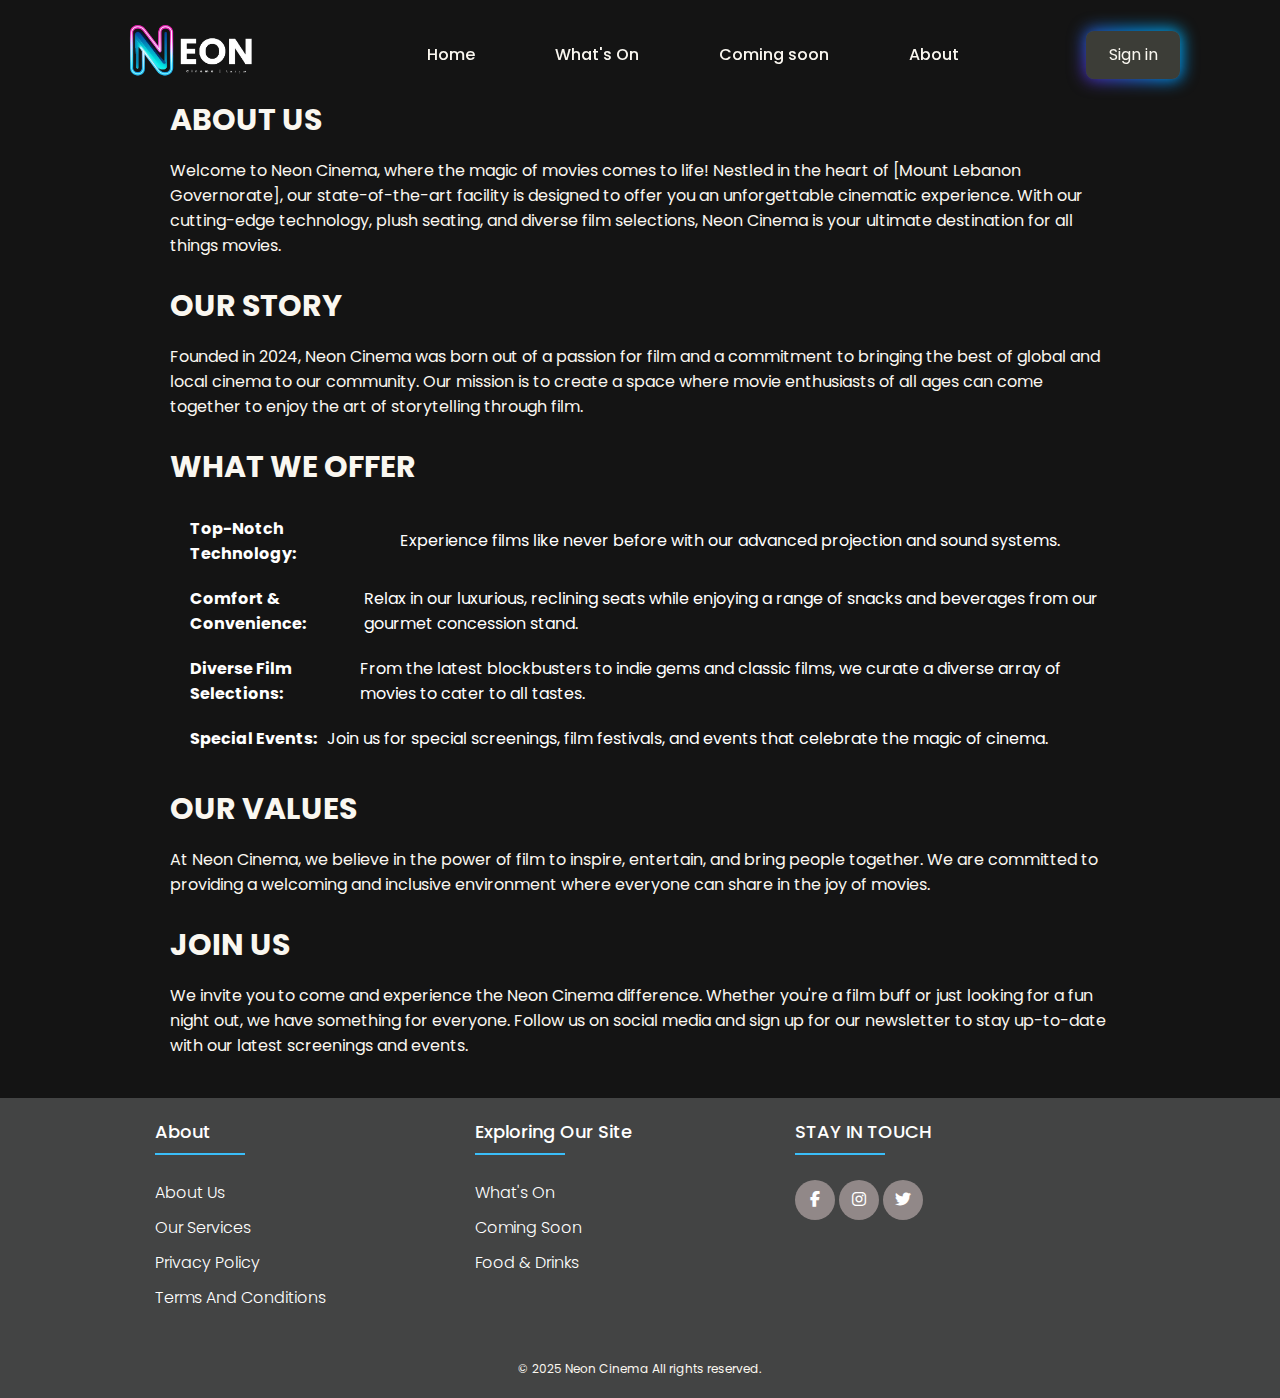
<file: about.html>
<!DOCTYPE html>
<html>
    <head>
        <link rel="icon" href="logo/neon logo.png" type="image/icon" />
        <title>About</title>
        <!--link to stylesheet-->
        <link rel="stylesheet" href="stylesheetneon.css" />
        <!--link to boxicons-->
        <link
          rel="stylesheet"
          href="https://cdn.jsdelivr.net/npm/boxicons@latest/css/boxicons.min.css"
        />
        <link rel="stylesheet" href="about.css" />
        <link
          rel="stylesheet"
          href="https://cdnjs.cloudflare.com/ajax/libs/font-awesome/6.4.0/css/all.min.css"
        />
    
        <link
          rel="stylesheet"
          href="https://cdn.jsdelivr.net/npm/swiper@11/swiper-bundle.min.css"
        />
        
    </head>
   
    <body>
     <special-header></special-header>
     <section class="content">
        <h1>
            About Us
        </h1>
        <p>
            Welcome to Neon Cinema, where the magic of movies comes to life! Nestled in the heart of [Mount Lebanon Governorate],
            our state-of-the-art facility is designed to offer you an unforgettable cinematic experience.
            With our cutting-edge technology, plush seating, and diverse film selections,
            Neon Cinema is your ultimate destination for all things movies.
        </p>
        <h1>
            Our Story
        </h1>
        <p>
            Founded in 2024, Neon Cinema was born out of a passion for film and a commitment to bringing the best of global and local cinema to our community. 
            Our mission is to create a space where movie enthusiasts of all ages can come together to enjoy the art of storytelling through film.
        </p>
        <h1>
            What We Offer
        </h1>
        <p>
            <ul>
                <li>
                    <b>Top-Notch Technology:</b> Experience films like never before with our advanced projection and sound systems.
                </li>
                <li>
                    <b>Comfort & Convenience:</b> Relax in our luxurious, reclining seats while enjoying a range of snacks and beverages from our gourmet concession stand.
                </li>
                <li>
                    <b>Diverse Film Selections:</b> From the latest blockbusters to indie gems and classic films, we curate a diverse array of movies to cater to all tastes.
                </li>
                <li>
                    <b>Special Events:</b> Join us for special screenings, film festivals, and events that celebrate the magic of cinema.
                </li>
            </ul>
        </p>
        <h1>
            Our Values
        </h1>
        <p>
             At Neon Cinema, we believe in the power of film to inspire,
             entertain, and bring people together.
             We are committed to providing a welcoming and inclusive environment where everyone can share in the joy of movies.
        </p>
        <h1>
            Join Us
        </h1>
        <p>
             We invite you to come and experience the Neon Cinema difference.
             Whether you're a film buff or just looking for a fun night out, we have something for everyone.
             Follow us on social media and sign up for our newsletter to stay up-to-date with our latest screenings and events.
        </p>
     </section>

     <special-footer></special-footer>

     <script src="headerFooter.js"></script
  
    </body>

</html>
</file>
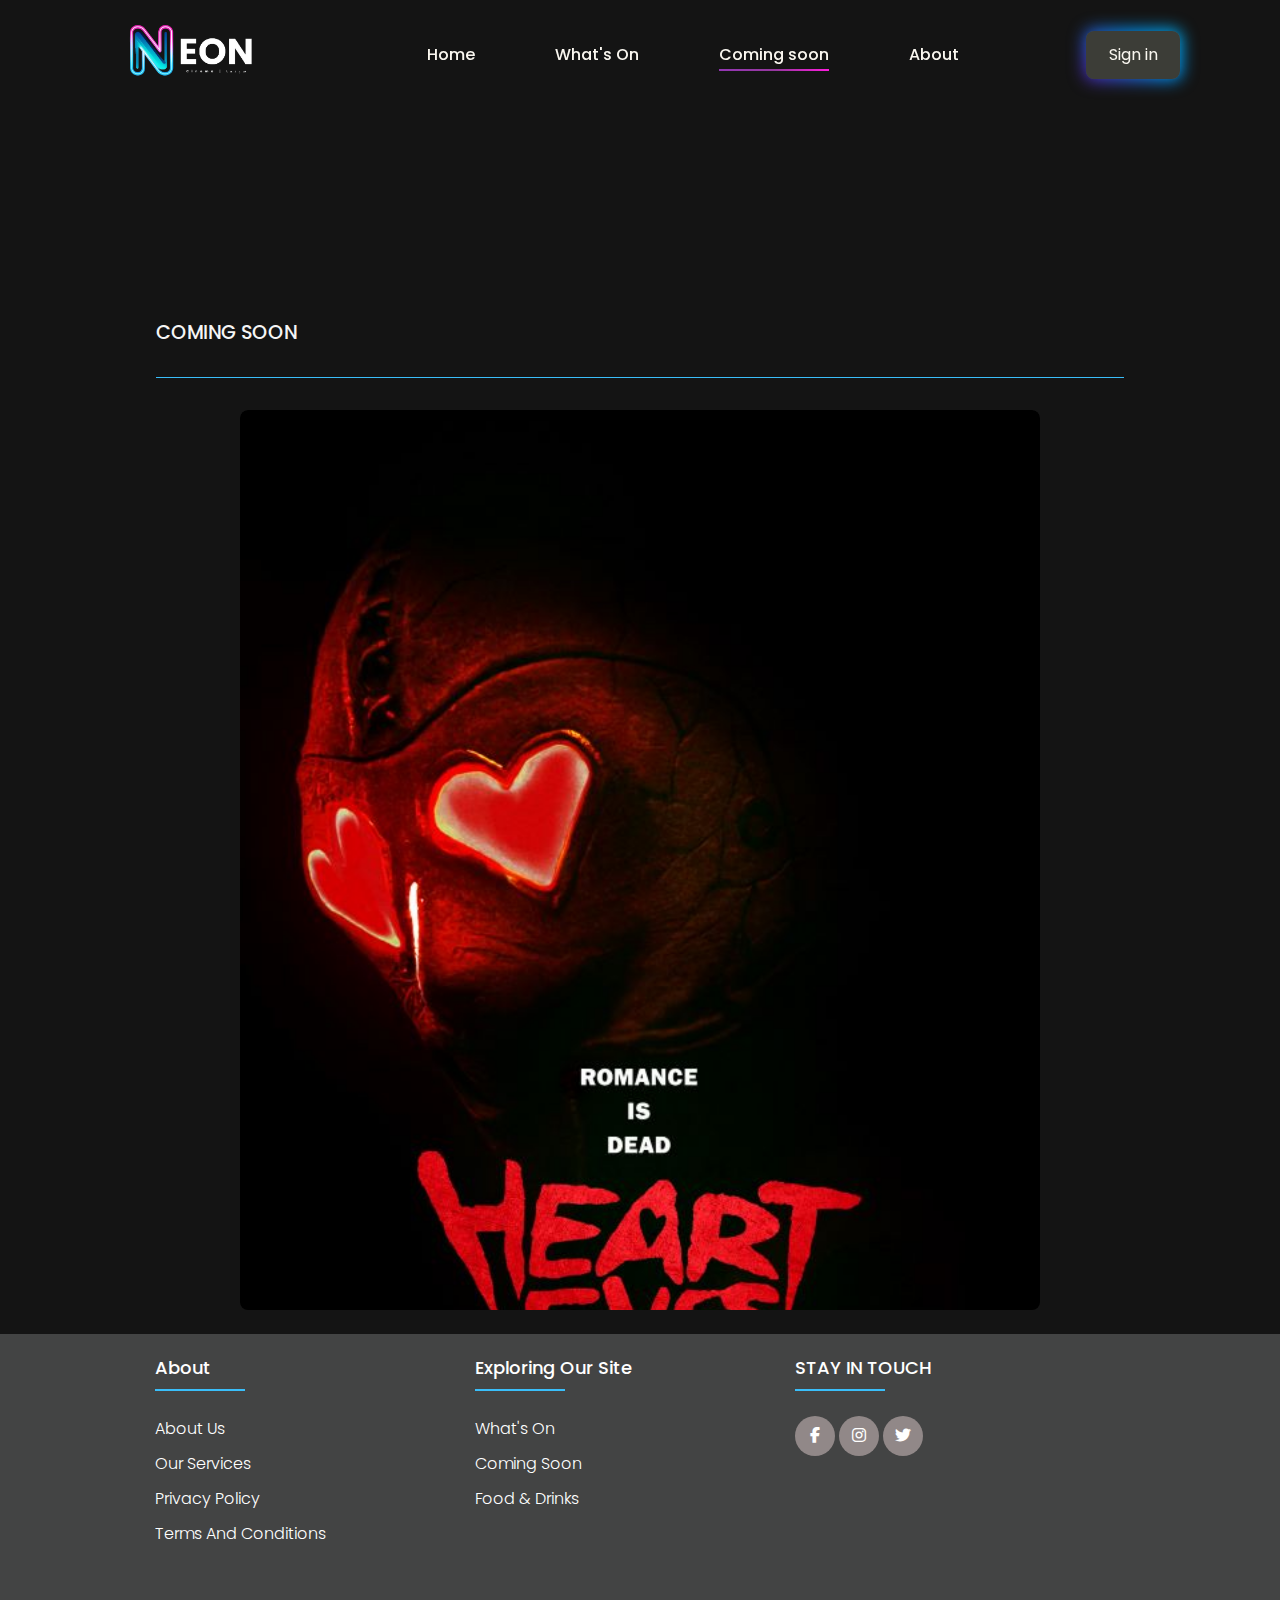
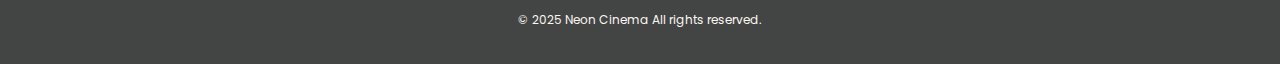
<file: comingSoon.html>
<!DOCTYPE html>
<html>
  <head>
    <link rel="icon" href="logo/neon logo.png" type="image/icon" />
    <title>Coming Soon</title>
    
    <link rel="stylesheet" href="stylesheetneon.css" />
    
    <link
      rel="stylesheet"
      href="https://cdn.jsdelivr.net/npm/boxicons@latest/css/boxicons.min.css"
    />
    <link rel="stylesheet" href="stylesheetwhatsOn.css" />
    <link
      rel="stylesheet"
      href="https://cdn.jsdelivr.net/npm/swiper@11/swiper-bundle.min.css"
    />

    <link
      rel="stylesheet"
      href="https://cdnjs.cloudflare.com/ajax/libs/font-awesome/6.4.0/css/all.min.css"
    />
  </head>

  <body>
    <special-header></special-header>


    <div id="movie-details" class="movie-section">
</div>

<section id="movie-info" class="movie-info">
</section>



    
    <!--coming soon section-->
    <section class="coming" id="coming"> 
      <h2 class="heading">Coming Soon</h2>
      

      <div class="swiper coming-container">
        <div class="swiper-wrapper">
      </div>
    </section>

   

    <script type="module">
      import { comingMovies } from "./data.js";

      const urlParams = new URLSearchParams(window.location.search);
      const comingId = urlParams.get("id");

      const coming = comingMovies.find((item) => item.id ==comingId);
        

            const details = document.getElementById("movie-details");
            const movieDetails= `
            <div class="movie-box">
             <div class="title">
                <h1 id="movie-title">${coming.title}</h1>
                <div id="movie-rating" class="rating">${coming.rating}</div>
            </div>

            <div class="movie-details">
                <div class="poster">
                    <img id="movie-image" data-src="${coming.image}" class="lazyload" alt="Movie Poster" />
                </div>
                <div class="trailer">
                    <iframe id="movie-trailer"
                        width="560" height="315"
                        data-src="${coming.trailer}"
                        class="lazyload"
                        title="YouTube video player"
                        frameborder="0"
                        allow="accelerometer; autoplay; clipboard-write; encrypted-media; gyroscope; picture-in-picture; web-share"
                        referrerpolicy="strict-origin-when-cross-origin"
                        allowfullscreen>
                    </iframe>
                </div>
                </div>
                `

                details.innerHTML = movieDetails;

                
                const data = document.getElementById("movie-info");


const movieData = `
<hr class="dashed" />
<div class="info">
      <aside>
          <p><strong>Genre:</strong> <span id="movie-genre">${coming.genre}</span></p>
          <p><strong>Director:</strong> <span id="movie-director">${coming.director}</span></p>
          <p><strong>Running Time:</strong> <span id="movie-duration">${coming.duration}</span></p>
          <p><strong>Release Date:</strong> <span id="movie-release">${coming.release}</span></p>
          <p><strong>Starring:</strong> <span id="movie-starring">${coming.starring}</span></p>
          <p><strong>Language:</strong> <span id="movie-language">${coming.language}</span></p>
          <p><strong>Subtitles:</strong> <span id="movie-subtitles">${coming.subtitles}</span></p>
      </aside>
      <article>
          <p class="description" id="movie-description">${coming.description}</p>
      </article>
  </div>
  <hr class="dashed" />
  `

data.innerHTML = movieData;
  </script>



      <!-- JavaScript Inside the Same Page -->
      <script type="module">
        import { comingMovies } from "./data.js";
  
        document.addEventListener("DOMContentLoaded", function () {
          const comingMoviesContainer = document.querySelector(".coming-container .swiper-wrapper");
  
          // Add movie slides dynamically
          comingMovies.forEach((coming) => {
            const comingItem = document.createElement("div");
            comingItem.classList.add("swiper-slide", "box");

            comingItem.innerHTML = `
              <a href="comingSoon.html?id=${coming.id}">
                <div class="box-image">
                  <img src="${coming.image}" alt="${coming.title}" />
                </div>
                <h3>${coming.title}</h3>
                <span>${coming.subtitle}</span>
              </a>
            `;
  
            comingMoviesContainer.appendChild(comingItem);
          });
        });

       
  // Lazy loading logic here
  let lazyElements = document.querySelectorAll(".lazyload");

  let observer = new IntersectionObserver((entries, observer) => {
    entries.forEach(entry => {
      if (entry.isIntersecting) {
        let element = entry.target;
        element.src = element.dataset.src;
        element.classList.remove("lazyload");
        observer.unobserve(element);
      }
    });
  });

  lazyElements.forEach(element => observer.observe(element));



      </script>

<script src="https://cdn.jsdelivr.net/npm/swiper@11/swiper-bundle.min.js"></script>

    
    <special-footer></special-footer>
    
    <script src="headerFooter.js"></script>
    
    <script>
      const list = document.getElementsByClassName("navbar");
      list[0].children[2].children[0].classList.add("actvt-home");
    </script>





    <script src="main.js"></script>
  </body>
</html>
</file>
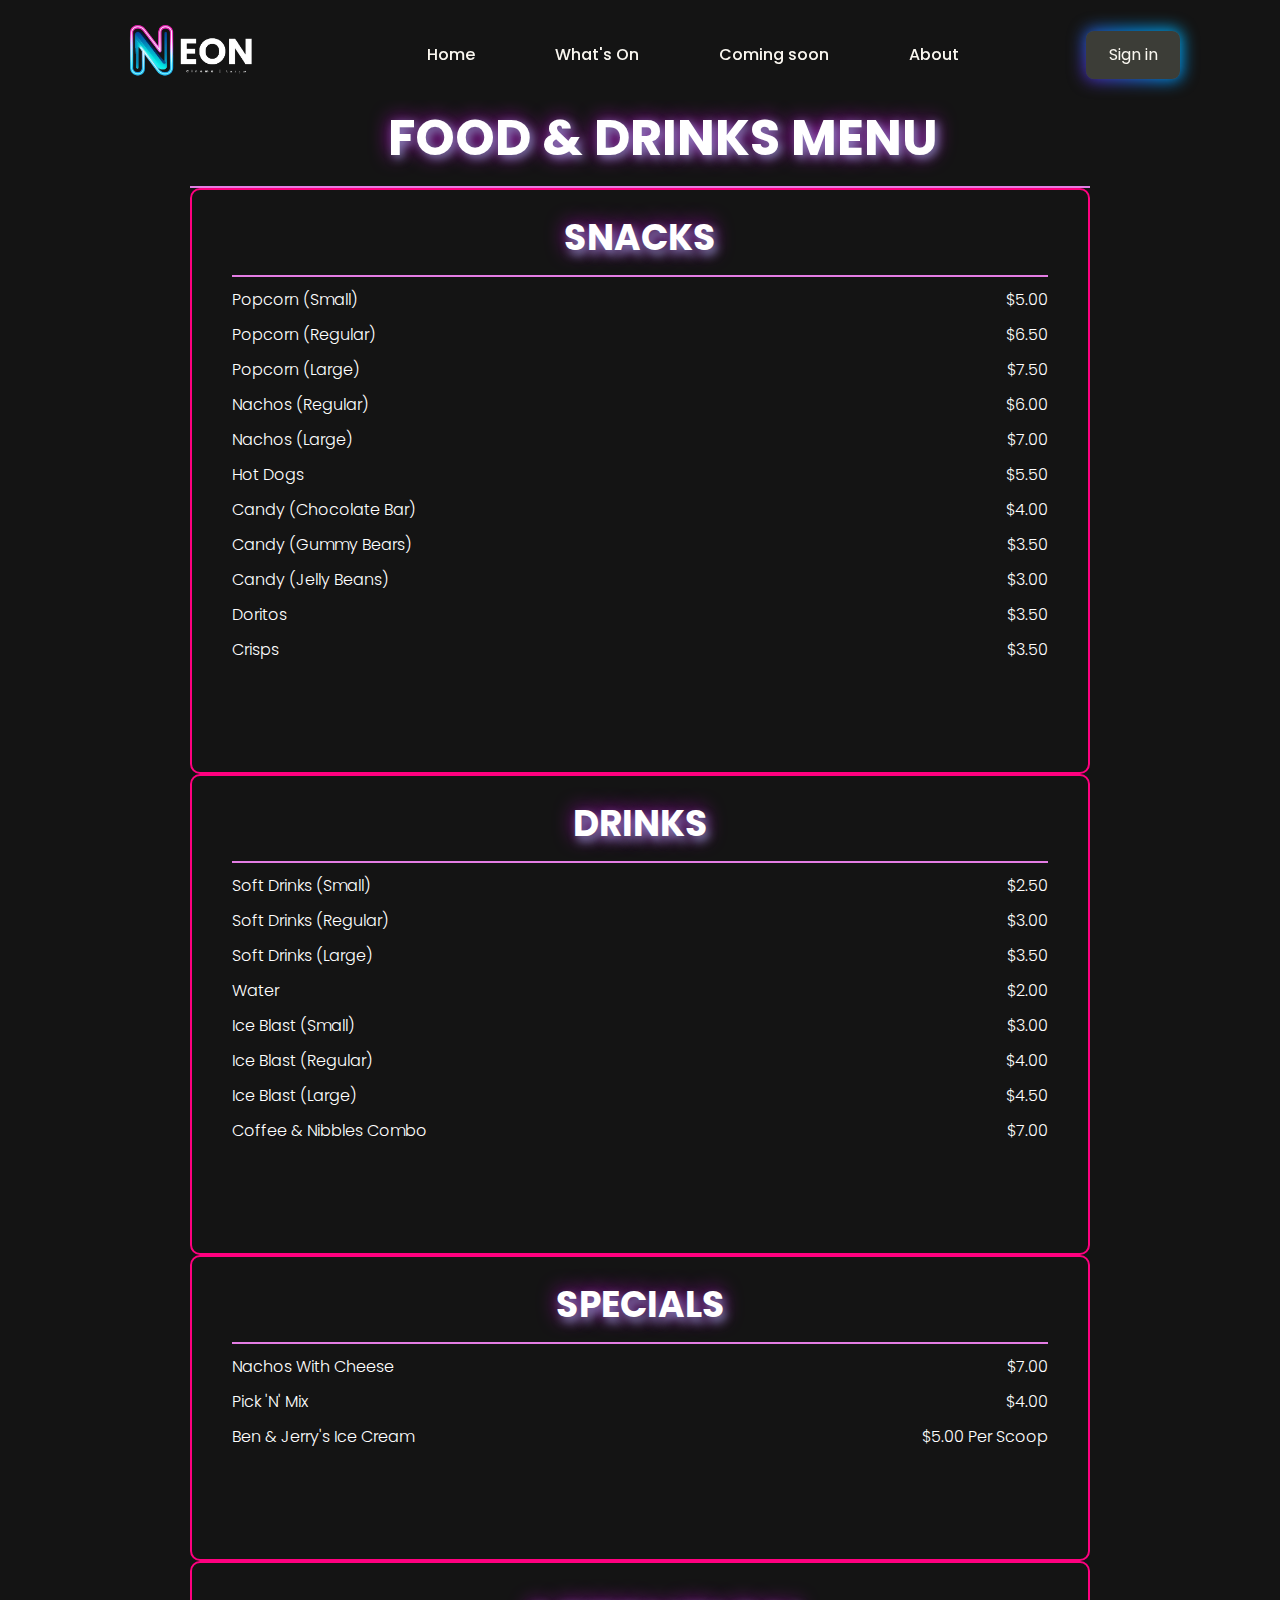
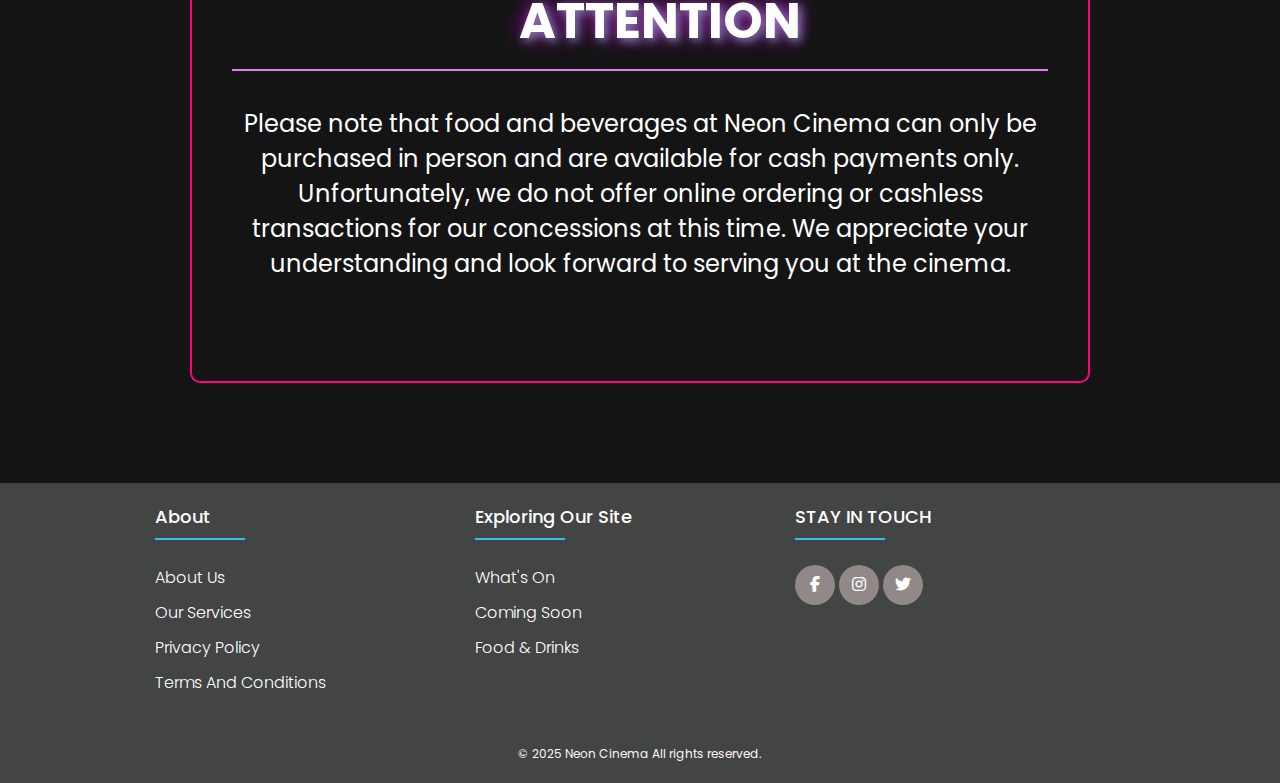
<file: FoodDrinks.html>
<!DOCTYPE html>
<html lang="en">
<head>
    <link rel="stylesheet" href="foodanddrinks.css" />
    <meta charset="UTF-8">
    <meta name="viewport" content="width=device-width, initial-scale=1.0">
    <link rel="icon" href="logo/neon logo.png" type="image/icon" />
    <title>About</title>
    <!--link to stylesheet-->
    <link rel="stylesheet" href="stylesheetneon.css" />
    <!--link to boxicons-->
    <link
      rel="stylesheet"
      href="https://cdn.jsdelivr.net/npm/boxicons@latest/css/boxicons.min.css"
    />
    <link rel="stylesheet" href="about.css" />
    <link
      rel="stylesheet"
      href="https://cdnjs.cloudflare.com/ajax/libs/font-awesome/6.4.0/css/all.min.css"
    />
    <link
      rel="stylesheet"
      href="https://cdn.jsdelivr.net/npm/swiper@11/swiper-bundle.min.css"
    />
    
    <title>Food & Drinks | Neon Cinema</title>
</head>
<body>
    <special-header></special-header>

    <div class="container">

        <h1>Food & Drinks Menu</h1>

        <div class="menu-section">
            <h2>Snacks</h2>
            <div class="menu-item">
                <span>Popcorn (Small)</span>
                <span>$5.00</span>
            </div>
            <div class="menu-item">
                <span>Popcorn (Regular)</span>
                <span>$6.50</span>
            </div>
            <div class="menu-item">
                <span>Popcorn (Large)</span>
                <span>$7.50</span>
            </div>
            <div class="menu-item">
                <span>Nachos (Regular)</span>
                <span>$6.00</span>
            </div>
            <div class="menu-item">
                <span>Nachos (Large)</span>
                <span>$7.00</span>
            </div>
            <div class="menu-item">
                <span>Hot Dogs</span>
                <span>$5.50</span>
            </div>
            <div class="menu-item">
                <span>Candy (Chocolate Bar)</span>
                <span>$4.00</span>
            </div>
            <div class="menu-item">
                <span>Candy (Gummy Bears)</span>
                <span>$3.50</span>
            </div>
            <div class="menu-item">
                <span>Candy (Jelly Beans)</span>
                <span>$3.00</span>
            </div>
            <div class="menu-item">
                <span>Doritos</span>
                <span>$3.50</span>
            </div>
            <div class="menu-item">
                <span>Crisps</span>
                <span>$3.50</span>
            </div>
        </div>

        <div class="menu-section">
            <h2>Drinks</h2>
            <div class="menu-item">
                <span>Soft Drinks (Small)</span>
                <span>$2.50</span>
            </div>
            <div class="menu-item">
                <span>Soft Drinks (Regular)</span>
                <span>$3.00</span>
            </div>
            <div class="menu-item">
                <span>Soft Drinks (Large)</span>
                <span>$3.50</span>
            </div>
            <div class="menu-item">
                <span>Water</span>
                <span>$2.00</span>
            </div>
            <div class="menu-item">
                <span>Ice Blast (Small)</span>
                <span>$3.00</span>
            </div>
            <div class="menu-item">
                <span>Ice Blast (Regular)</span>
                <span>$4.00</span>
            </div>
            <div class="menu-item">
                <span>Ice Blast (Large)</span>
                <span>$4.50</span>
            </div>
            <div class="menu-item">
                <span>Coffee & Nibbles Combo</span>
                <span>$7.00</span>
            </div>
        </div>

    <div class="menu-section">
        <h2>Specials</h2>
        <div class="menu-item">
            <span>Nachos with Cheese</span>
            <span>$7.00</span>
        </div>
        <div class="menu-item">
            <span>Pick 'n' Mix</span>
            <span>$4.00</span>
        </div>
        <div class="menu-item">
            <span>Ben & Jerry's Ice Cream</span>
            <span>$5.00 per scoop</span>
        </div>
    </div>
    <div class="menu-section">
        <h1 >Attention</h1>
        <br>
        <p> 
             Please note that food and beverages at Neon Cinema can only be purchased in person and are available for cash payments only.
             Unfortunately, we do not offer online ordering or cashless transactions for our concessions at this time.
             We appreciate your understanding and look forward to serving you at the cinema.
            </p>
    </div>
    
</div>


    <special-footer></special-footer>

    <script src="headerFooter.js"></script>
    
 
</body>
</html>
</file>
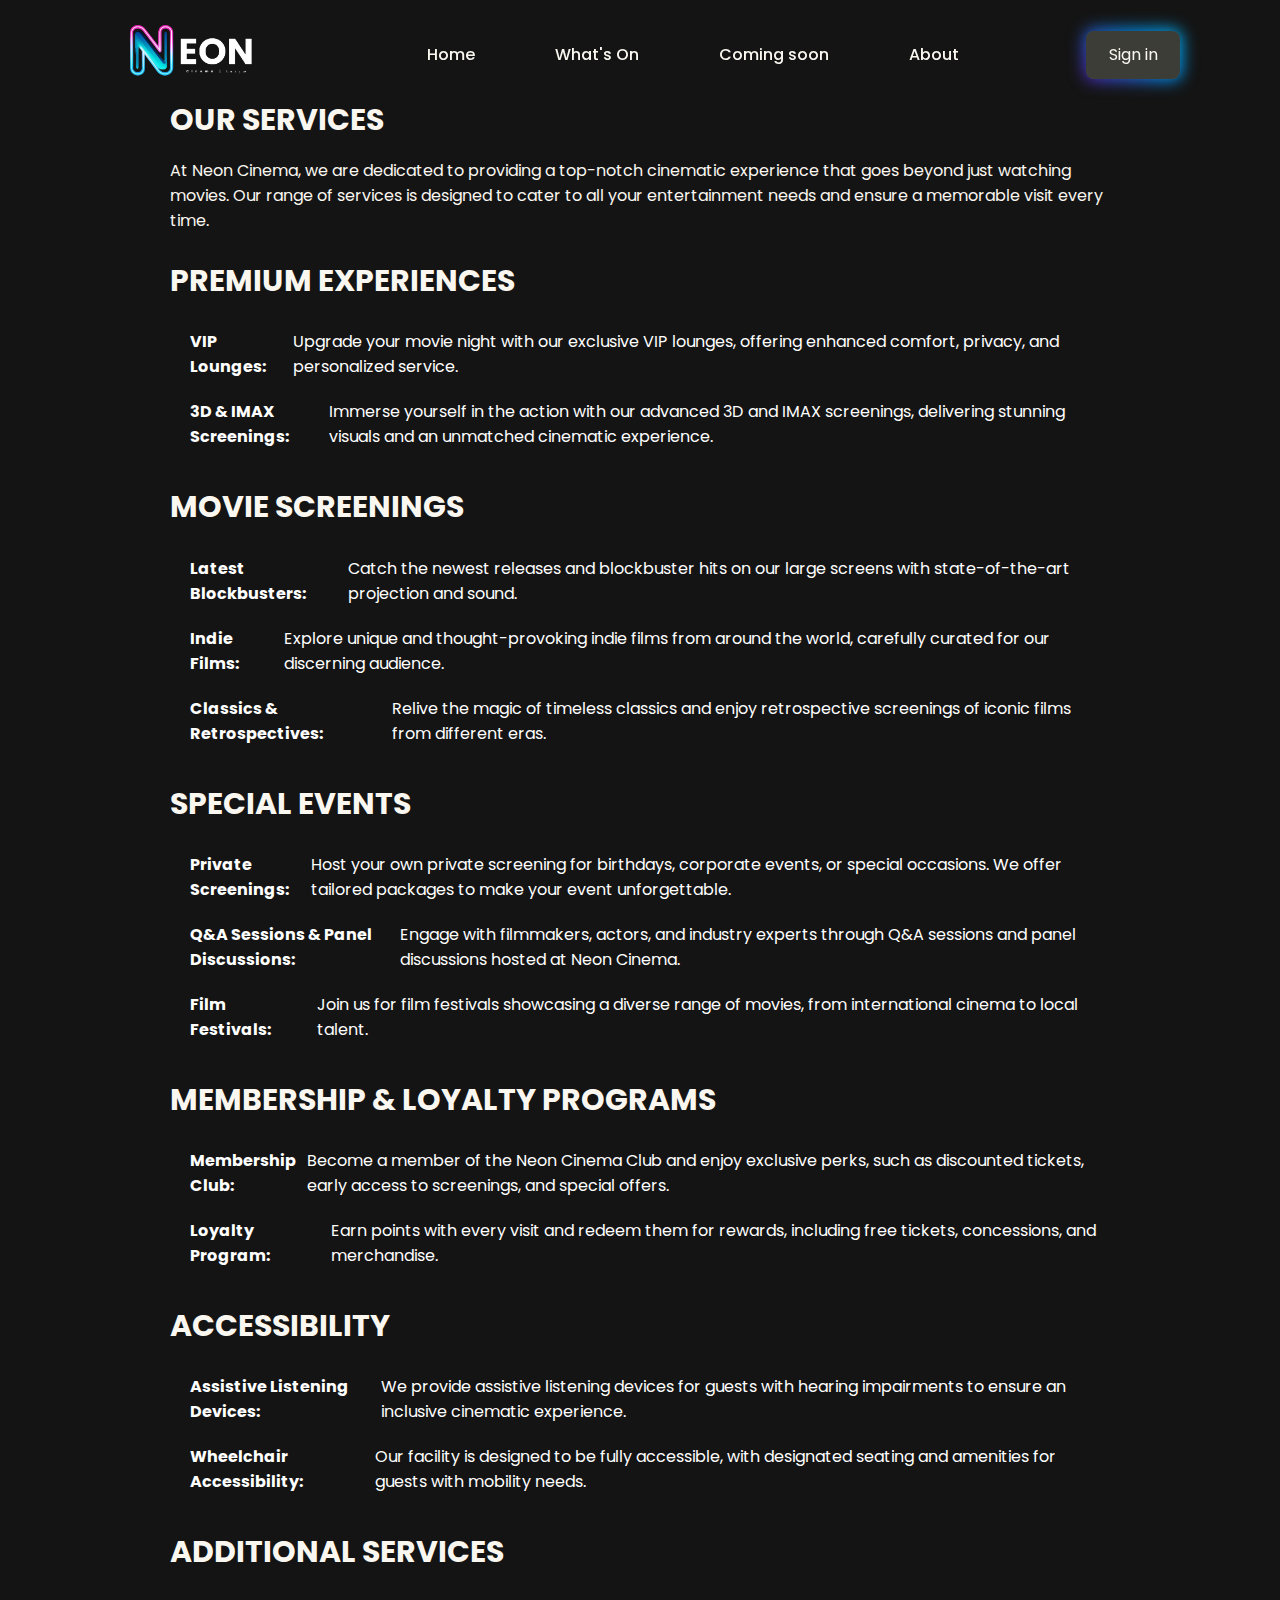
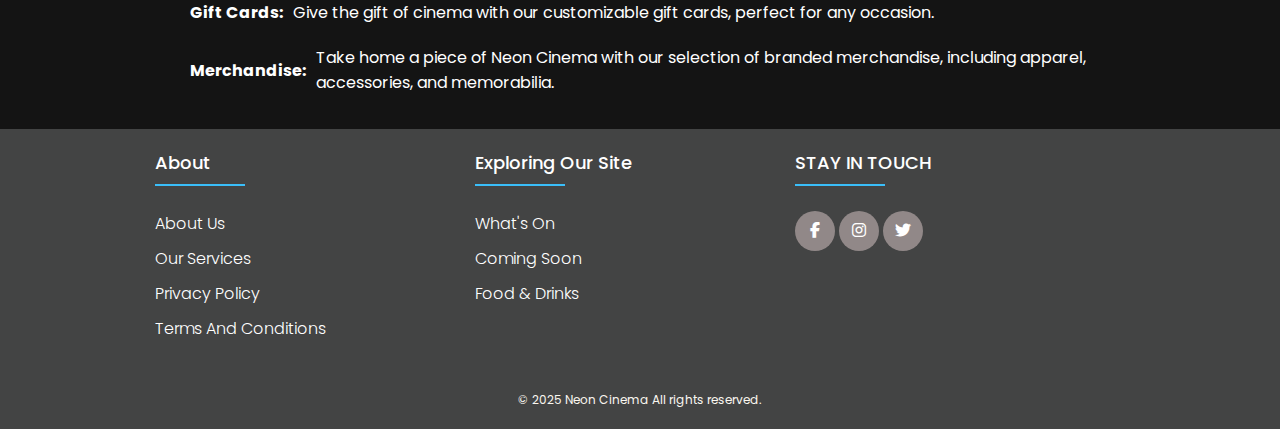
<file: ourservices.html>
<!DOCTYPE html>
<html>
    <head>
        <link rel="icon" href="logo/neon logo.png" type="image/icon" />
        <title>Our Services</title>
        <!--link to stylesheet-->
        <link rel="stylesheet" href="stylesheetneon.css" />
        <!--link to boxicons-->
        <link
          rel="stylesheet"
          href="https://cdn.jsdelivr.net/npm/boxicons@latest/css/boxicons.min.css"
        />
        <link rel="stylesheet" href="about.css" />
        <link
          rel="stylesheet"
          href="https://cdnjs.cloudflare.com/ajax/libs/font-awesome/6.4.0/css/all.min.css"
        />
    
        <link
          rel="stylesheet"
          href="https://cdn.jsdelivr.net/npm/swiper@11/swiper-bundle.min.css"
        />
        
    </head>
   
    <body>
     <special-header></special-header>
     <section class="content">
        <h1>
            Our Services
        </h1>
        <p>
             At Neon Cinema, we are dedicated to providing a top-notch cinematic experience that goes beyond just watching movies.
             Our range of services is designed to cater to all your entertainment needs and ensure a memorable visit every time.
        </p>
        <h1>
            Premium Experiences
        </h1>
        <ul>
            <li>
                <b>VIP Lounges:</b> Upgrade your movie night with our exclusive VIP lounges, offering enhanced comfort, privacy, and personalized service.
            </li>
            <li>
                <b>3D & IMAX Screenings:</b> Immerse yourself in the action with our advanced 3D and IMAX screenings, delivering stunning visuals and an unmatched cinematic experience.
            </li>
        </ul>
        <h1>
            Movie Screenings
        </h1>
            <ul>
                <li>
                    <b>Latest Blockbusters:</b> Catch the newest releases and blockbuster hits on our large screens with state-of-the-art projection and sound.
                </li>
                <li>
                    <b>Indie Films:</b> Explore unique and thought-provoking indie films from around the world, carefully curated for our discerning audience.
                </li>
                <li>
                    <b>Classics & Retrospectives:</b> Relive the magic of timeless classics and enjoy retrospective screenings of iconic films from different eras.
                </li>
            </ul>
        <h1>
            Special Events
        </h1>
        <ul>
            <li>
                <b>Private Screenings:</b> Host your own private screening for birthdays, corporate events, or special occasions. We offer tailored packages to make your event unforgettable.
            </li>
            <li>
                <b>Q&A Sessions & Panel Discussions:</b>Engage with filmmakers, actors, and industry experts through Q&A sessions and panel discussions hosted at Neon Cinema.
            </li>
            <li>
                <b>Film Festivals:</b>Join us for film festivals showcasing a diverse range of movies, from international cinema to local talent.
            </li>
        </ul>
        <h1>
            Membership & Loyalty Programs
        </h1>
        <ul>
            <li>
                <b>Membership Club:</b>Become a member of the Neon Cinema Club and enjoy exclusive perks, such as discounted tickets, early access to screenings, and special offers.
            </li>
            <li>
                <b>Loyalty Program:</b>Earn points with every visit and redeem them for rewards, including free tickets, concessions, and merchandise.
            </li>
        </ul>
        <h1>
            Accessibility
        </h1>
        <ul>
            <li>
                <b>Assistive Listening Devices:</b>We provide assistive listening devices for guests with hearing impairments to ensure an inclusive cinematic experience.
            </li>
            <li>
                <b>Wheelchair Accessibility:</b>Our facility is designed to be fully accessible, with designated seating and amenities for guests with mobility needs.
            </li>
        </ul>
        <h1>Additional Services</h1>
        <ul>
            <li>
                <b>Gift Cards:</b>Give the gift of cinema with our customizable gift cards, perfect for any occasion.
            </li>
            <li>
                <b>Merchandise:</b>Take home a piece of Neon Cinema with our selection of branded merchandise, including apparel, accessories, and memorabilia.
            </li>
        </ul>
     </section>

     <special-footer></special-footer>

     <script src="headerFooter.js"></script>
     
    </body>

</html>
</file>
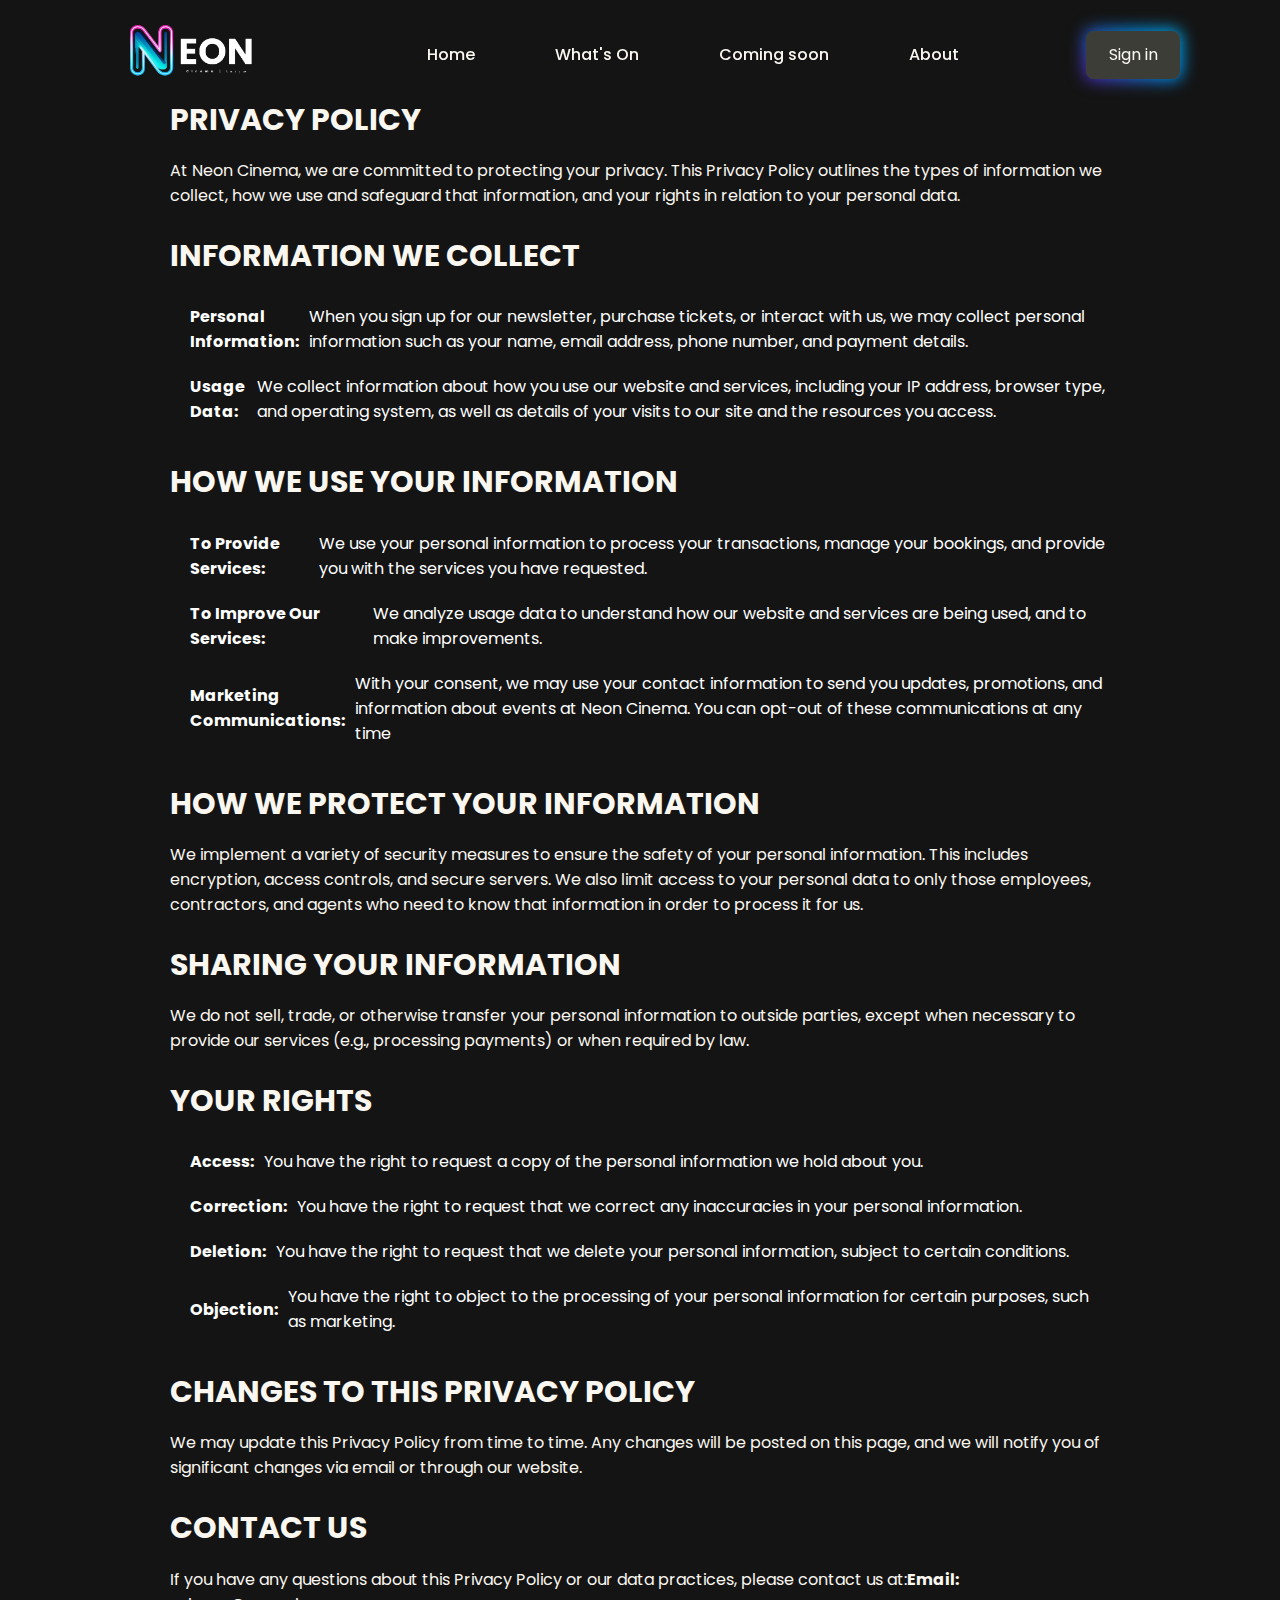
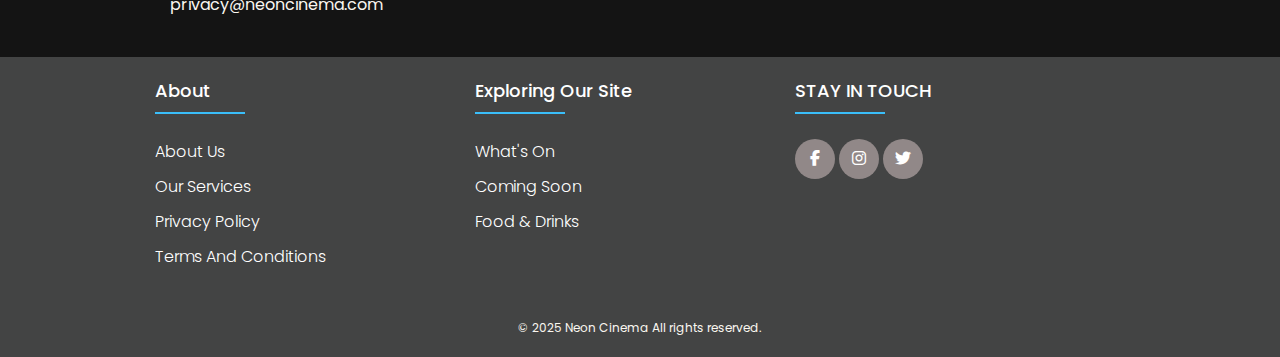
<file: privacypolicy.html>
<!DOCTYPE html>
<html>
    <head>
        <link rel="icon" href="logo/neon logo.png" type="image/icon" />
        <title>Privacy Policy</title>
        <!--link to stylesheet-->
        <link rel="stylesheet" href="stylesheetneon.css" />
        <!--link to boxicons-->
        <link
          rel="stylesheet"
          href="https://cdn.jsdelivr.net/npm/boxicons@latest/css/boxicons.min.css"
        />
        <link rel="stylesheet" href="about.css" />
        <link
          rel="stylesheet"
          href="https://cdnjs.cloudflare.com/ajax/libs/font-awesome/6.4.0/css/all.min.css"
        />
    
        <link
          rel="stylesheet"
          href="https://cdn.jsdelivr.net/npm/swiper@11/swiper-bundle.min.css"
        />
        
    </head>
   
    <body>
     <special-header></special-header>
     <section class="content">
        <h1>
            Privacy Policy
        </h1>
        <p>
             At Neon Cinema, we are committed to protecting your privacy. This Privacy Policy outlines the types of information we collect,
             how we use and safeguard that information, and your rights in relation to your personal data.
        </p>
        <h1>
            Information We Collect
        </h1>
        <ul>
            <li>
                <b>Personal Information:</b>When you sign up for our newsletter, purchase tickets, or interact with us, we may collect personal information such as your name, email address, phone number, and payment details.
            </li>
            <li>
                <b>Usage Data:</b>We collect information about how you use our website and services, including your IP address, browser type, and operating system, as well as details of your visits to our site and the resources you access.
            </li>
        </ul>

        <h1>
            How We Use Your Information
        </h1>
        <p>
            <ul>
                <li>
                    <b>To Provide Services:</b> We use your personal information to process your transactions, manage your bookings, and provide you with the services you have requested.
                </li>
                <li>
                    <b>To Improve Our Services:</b> We analyze usage data to understand how our website and services are being used, and to make improvements.
                </li>
                <li>
                    <b>Marketing Communications:</b>With your consent, we may use your contact information to send you updates, promotions, and information about events at Neon Cinema. You can opt-out of these communications at any time
                </li>
            </ul>
        </p>
        <h1>
            How We Protect Your Information
        </h1>
        <p>
             We implement a variety of security measures to ensure the safety of your personal information.
             This includes encryption, access controls, and secure servers. We also limit access to your personal data to only those employees, contractors,
             and agents who need to know that information in order to process it for us.
        </p>
        <h1>
            Sharing Your Information
        </h1>
        <p>
             We do not sell, trade, or otherwise transfer your personal information to outside parties,
             except when necessary to provide our services (e.g., processing payments) or when required by law.
        </p>
        <h1>
            Your Rights
        </h1>
        <p>
            <ul>
                <li>
                    <b>Access:</b>You have the right to request a copy of the personal information we hold about you.
                </li>
                <li>
                    <b>Correction:</b>You have the right to request that we correct any inaccuracies in your personal information.
                </li>
                <li>
                    <b>Deletion:</b>You have the right to request that we delete your personal information, subject to certain conditions.
                </li>
                <li>
                    <b>Objection:</b>You have the right to object to the processing of your personal information for certain purposes, such as marketing.
                </li>
            </ul>
        </p>
        <h1>
            Changes to This Privacy Policy
        </h1>
        <p>
             We may update this Privacy Policy from time to time. Any changes will be posted on this page,
             and we will notify you of significant changes via email or through our website.
        </p>
        <h1>
            Contact Us
        </h1>
        <p>
            If you have any questions about this Privacy Policy or our data practices, please contact us at:<b>Email:</b> privacy@neoncinema.com
        </p>
     </section>

     <special-footer></special-footer>

     <script src="headerFooter.js"></script>
     
    </body>

</html>
</file>
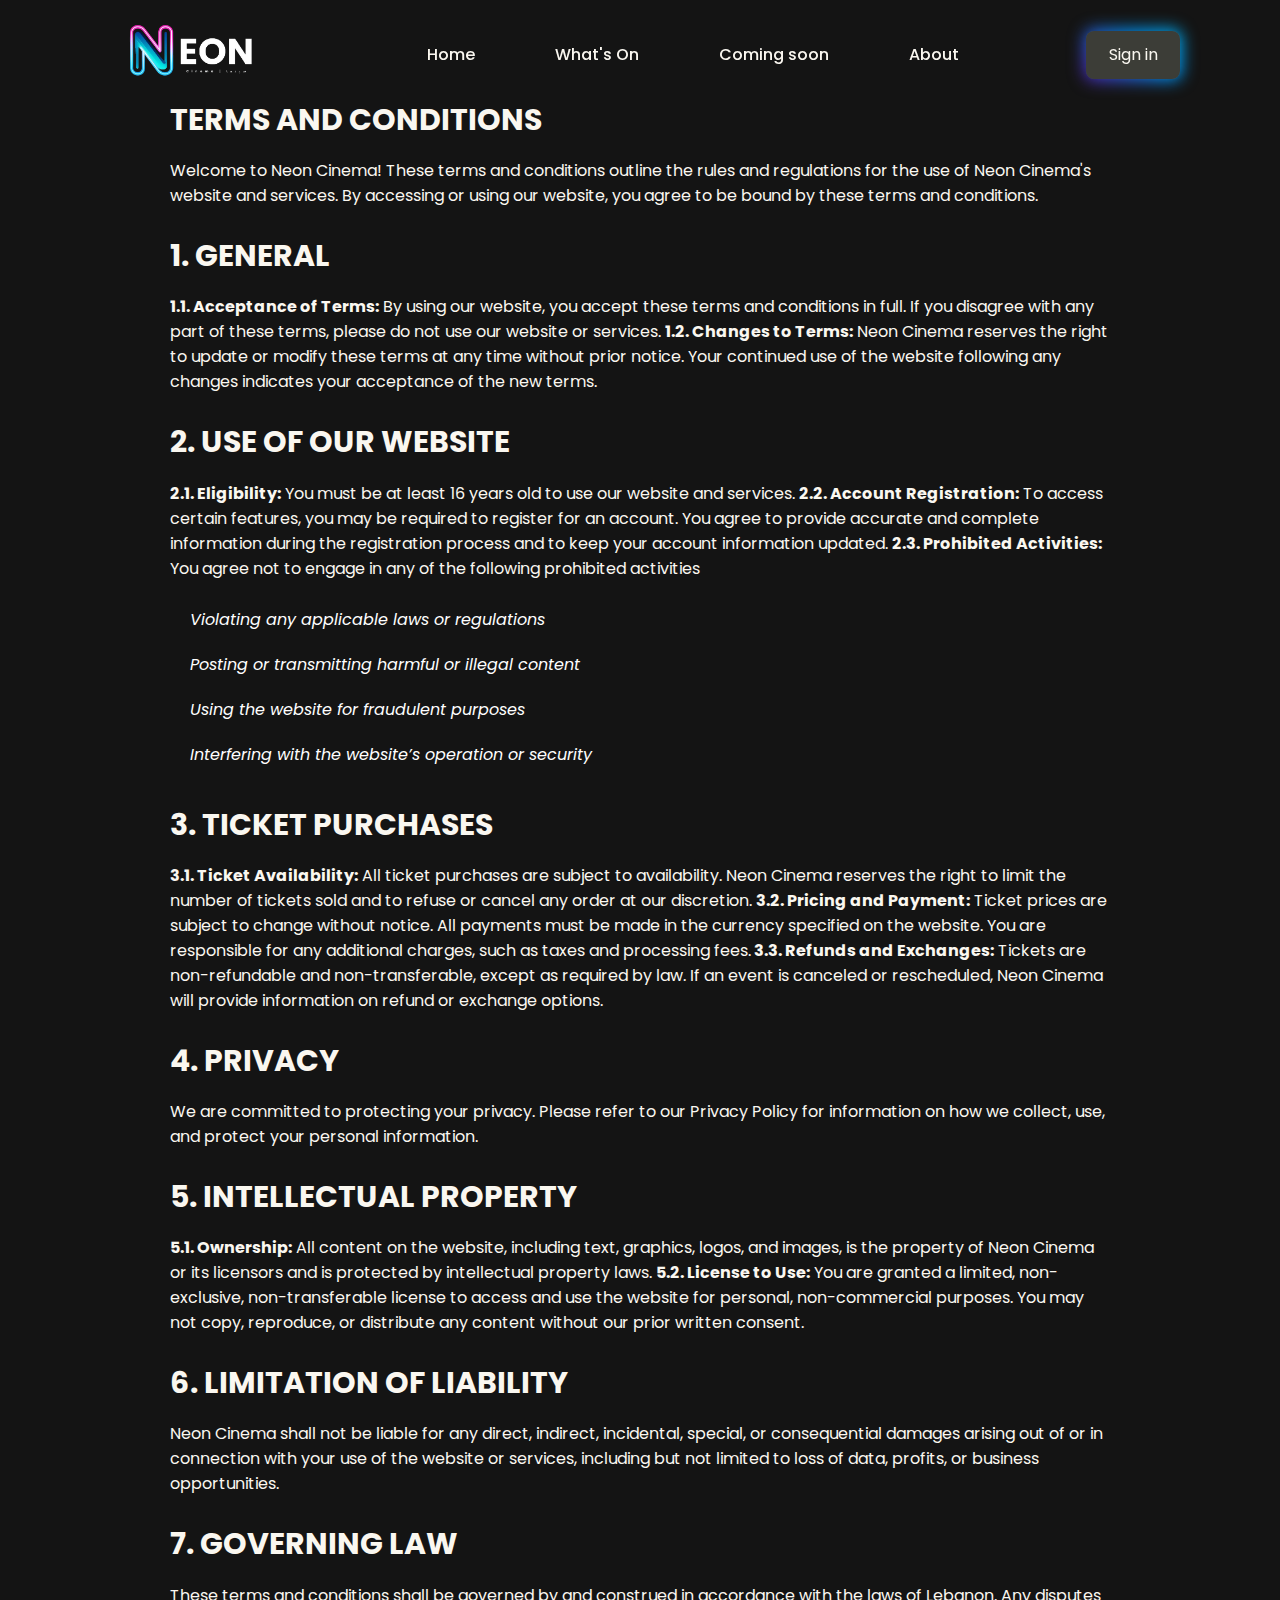
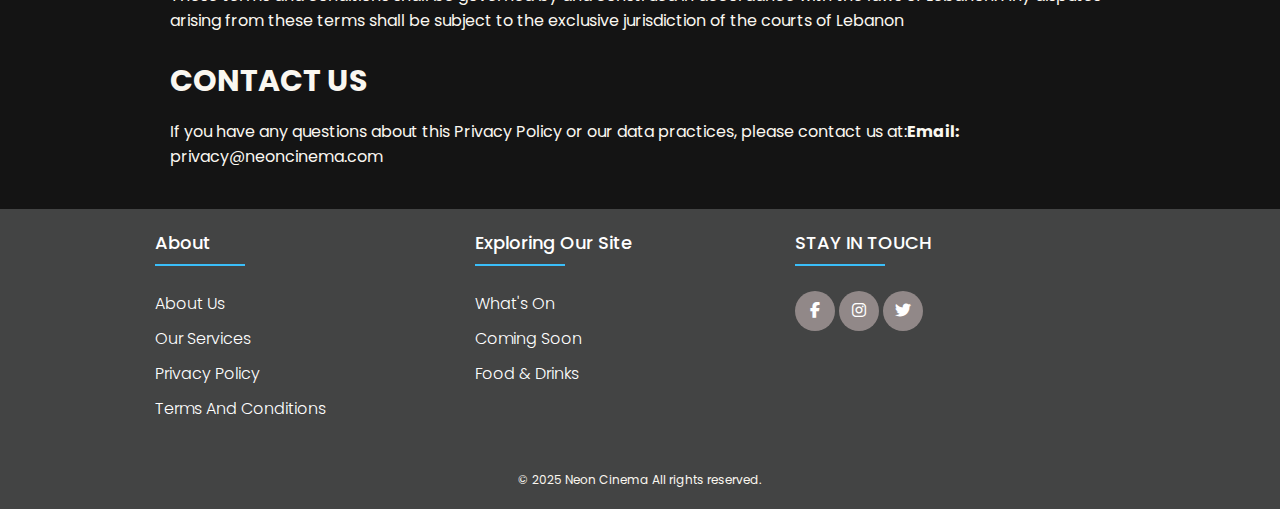
<file: termsandconditions.html>
<!DOCTYPE html>
<html>
    <head>
        <link rel="icon" href="logo/neon logo.png" type="image/icon" />
        <title>Terms And Conditions</title>
        <!--link to stylesheet-->
        <link rel="stylesheet" href="stylesheetneon.css" />
        <!--link to boxicons-->
        <link
          rel="stylesheet"
          href="https://cdn.jsdelivr.net/npm/boxicons@latest/css/boxicons.min.css"
        />
        <link rel="stylesheet" href="about.css" />
        <link
          rel="stylesheet"
          href="https://cdnjs.cloudflare.com/ajax/libs/font-awesome/6.4.0/css/all.min.css"
        />
    
        <link
          rel="stylesheet"
          href="https://cdn.jsdelivr.net/npm/swiper@11/swiper-bundle.min.css"
        />
        
    </head>
   
    <body>
     <special-header></special-header>
     <section class="content">
        <h1>
            Terms and Conditions
        </h1>
        <p>
             Welcome to Neon Cinema! These terms and conditions outline the rules and regulations for the use of Neon Cinema's website and services.
             By accessing or using our website, you agree to be bound by these terms and conditions.
        </p>
        <h1>
            1. General
        </h1>
        <p>
             <b>1.1. Acceptance of Terms:</b> By using our website, you accept these terms and conditions in full. If you disagree with any part of these terms, please do not use our website or services.
             <b> 1.2. Changes to Terms:</b> Neon Cinema reserves the right to update or modify these terms at any time without prior notice.
             Your continued use of the website following any changes indicates your acceptance of the new terms.
        </p>
        <h1>
            2. Use of Our Website
        </h1>
        <p>
             <b>2.1. Eligibility:</b> You must be at least 16 years old to use our website and services.
             <b> 2.2. Account Registration:</b> To access certain features, you may be required to register for an account.
             You agree to provide accurate and complete information during the registration process and to keep your account information updated.
             <b> 2.3. Prohibited Activities:</b> You agree not to engage in any of the following prohibited activities
                <ul >
                    <li><i>Violating any applicable laws or regulations</i></li>
                    <li><i>Posting or transmitting harmful or illegal content</i></li>
                    <li><i>Using the website for fraudulent purposes</i></li>
                    <li><i>Interfering with the website’s operation or security</i></li>
                </ul>
        </p>
        <h1>
            3. Ticket Purchases
        </h1>
        <p>
            <b>3.1. Ticket Availability:</b> All ticket purchases are subject to availability.
             Neon Cinema reserves the right to limit the number of tickets sold and to refuse or cancel any order at our discretion.
             <b> 3.2. Pricing and Payment:</b> Ticket prices are subject to change without notice. All payments must be made in the currency specified on the website.
             You are responsible for any additional charges, such as taxes and processing fees.<b> 3.3. Refunds and Exchanges:</b> Tickets are non-refundable and non-transferable, except as required by law.
             If an event is canceled or rescheduled, Neon Cinema will provide information on refund or exchange options.
        </p>
        <h1>
            4. Privacy
        </h1>
        <p>
            We are committed to protecting your privacy. Please refer to our Privacy Policy for information on how we collect, use, and protect your personal information.
        </p>
        <h1>5. Intellectual Property</h1>
        <p>
              <b>5.1. Ownership:</b> All content on the website, including text, graphics, logos, and images, is the property of Neon Cinema or its licensors and is protected by intellectual property laws.
              <b>5.2. License to Use:</b> You are granted a limited, non-exclusive, non-transferable license to access and use the website for personal, non-commercial purposes.
              You may not copy, reproduce, or distribute any content without our prior written consent.
        </p>
        <h1>6. Limitation of Liability</h1>
        <p>Neon Cinema shall not be liable for any direct, indirect, incidental, special, or consequential damages arising out of or in connection with your use of the website or services, including but not limited to loss of data, profits, or business opportunities.</p>
        <h1>7. Governing Law</h1>
        <p>
            These terms and conditions shall be governed by and construed in accordance with the laws of Lebanon.
            Any disputes arising from these terms shall be subject to the exclusive jurisdiction of the courts of Lebanon
        </p>
        <h1>
            Contact Us
        </h1>
        <p>
            If you have any questions about this Privacy Policy or our data practices, please contact us at:<b>Email:</b> privacy@neoncinema.com
        </p>
     </section>

     <special-footer></special-footer>

     <script src="headerFooter.js"></script>
     
    </body>

</html>
</file>
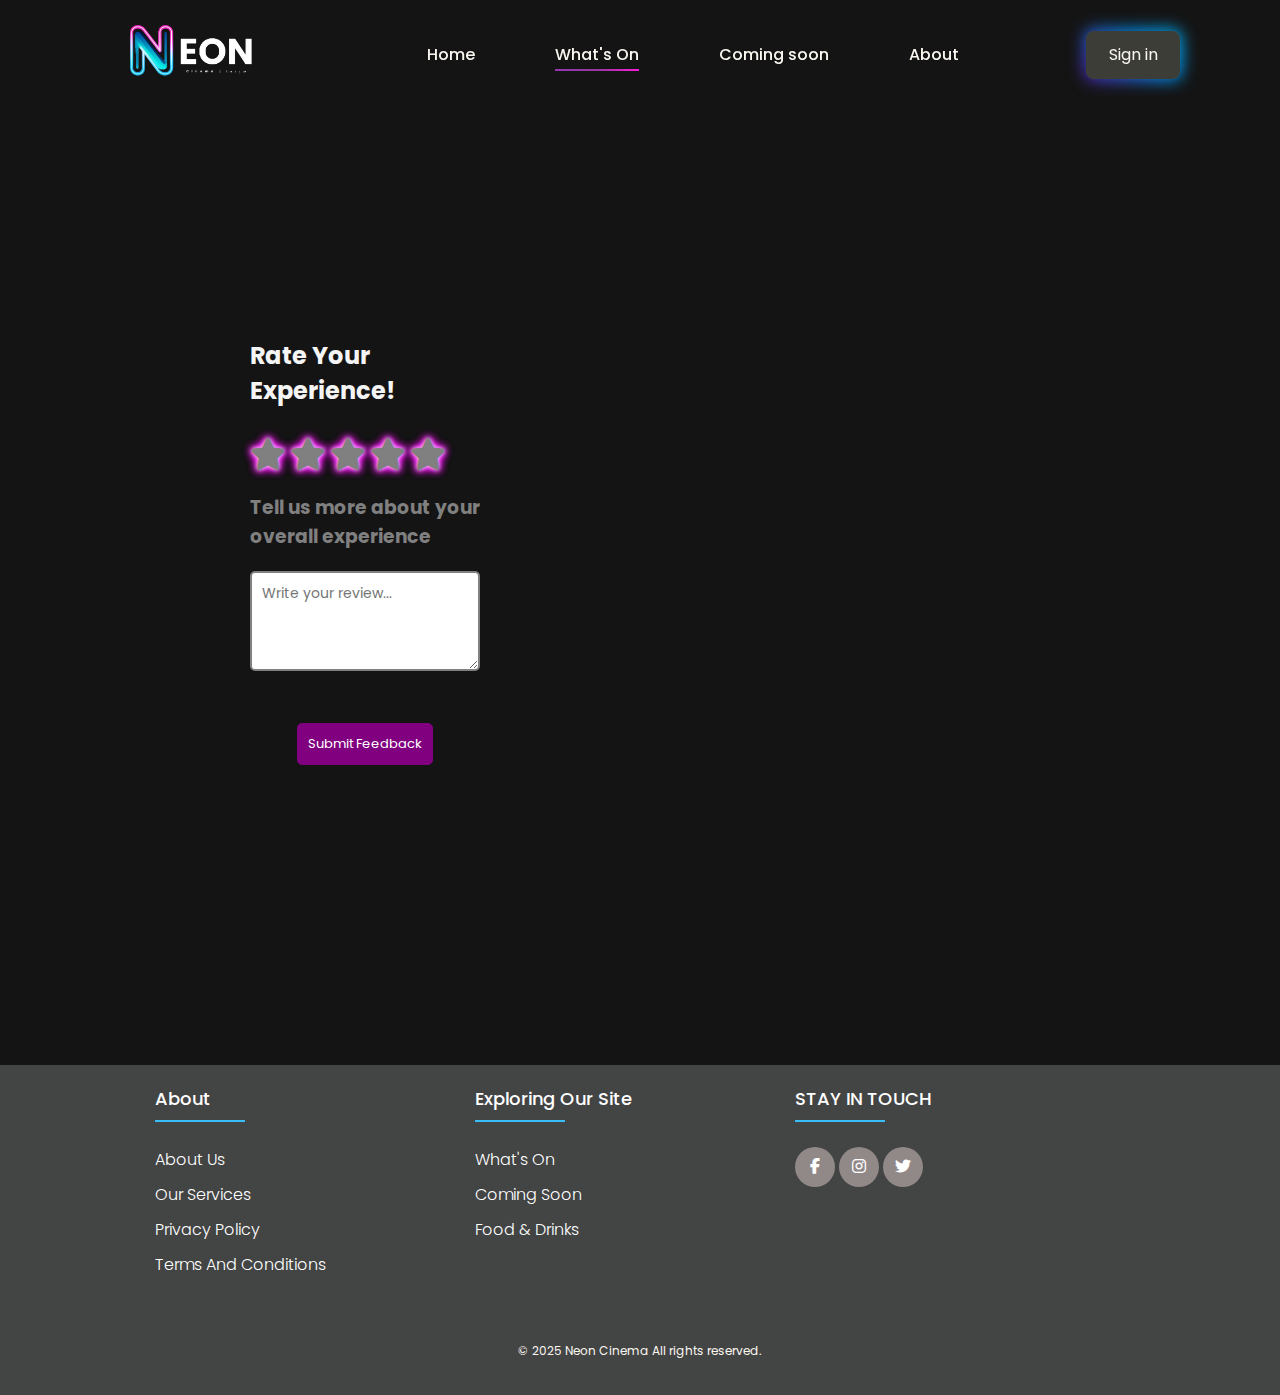
<file: whatsOn.html>
<!DOCTYPE html>
<html>
  <head>
    <link rel="icon" href="logo/neon logo.png" type="image/icon" />
    <title>What's On</title>
    <!--link to stylesheet-->
    <link rel="stylesheet" href="stylesheetneon.css" />
    <!--link to boxicons-->
    <link
      rel="stylesheet"
      href="https://cdn.jsdelivr.net/npm/boxicons@latest/css/boxicons.min.css"
    />
    <link rel="stylesheet" href="stylesheetwhatsOn.css" />
    <link
      rel="stylesheet"
      href="https://cdnjs.cloudflare.com/ajax/libs/font-awesome/6.4.0/css/all.min.css"
    />

    <link
      rel="stylesheet"
      href="https://cdn.jsdelivr.net/npm/swiper@11/swiper-bundle.min.css"
    />
  </head>

  <body>
    <special-header></special-header>

    <div id="movie-details" class="movie-section"></div>

    <div id="showtimes" class="showtimes"></div>

    <section id="movie-info" class="movie-info"></section>

    <section class="movie-reviews">
      <h2>Rate Your Experience!</h2>
      <div class="review">
        <ul class="ratings">
          <i class="fa-solid fa-star" id="star-1"></i>

          <i class="fa-solid fa-star" id="star-2"></i>

          <i class="fa-solid fa-star" id="star-3"></i>

          <i class="fa-solid fa-star" id="star-4"></i>

          <i class="fa-solid fa-star" id="star-5"></i>
        </ul>

        <h3>Tell us more about your overall experience</h3>

        <textarea
          name=""
          id=""
          rows="8"
          placeholder="Write your review..."
        ></textarea>
        <button onclick="onSubmit()">Submit Feedback</button>
      </div>

      <div id="thank-you-modal" class="modal hidden">
        <div class="modal-content">
          <h2>Thank You!</h2>
          <p>Your feedback has been submitted successfully.</p>
          <button id="close-modal">Close</button>
        </div>
      </div>
    </section>

    <special-footer></special-footer>

    <script type="module">
      import { movies } from "./data.js";

      const urlParams = new URLSearchParams(window.location.search);
      const movieId = urlParams.get("id");

      const movie = movies.find((item) => item.id == movieId);

      const details = document.getElementById("movie-details");
      const movieDetails = `
            <div class="movie-box">
             <div class="title">
                <h1 id="movie-title">${movie.title}</h1>
                <div id="movie-rating" class="rating">${movie.rating}</div>
            </div>

            <div class="movie-details">
                <div class="poster">
                    <img id="movie-image" src="${movie.image}" loading="lazy" alt="Movie Poster" />
                </div>
                <div class="trailer">
                    <iframe id="movie-trailer"
                        width="560" height="315"
                        src="${movie.trailer}" loading="lazy"
                        title="YouTube video player"
                        frameborder="0"
                        allow="accelerometer; autoplay; clipboard-write; encrypted-media; gyroscope; picture-in-picture; web-share"
                        referrerpolicy="strict-origin-when-cross-origin"
                        allowfullscreen>
                    </iframe>
                </div>
                </div>
                `;

      const data = document.getElementById("movie-info");

      const movieData = `
<hr class="dashed" />
<div class="info">
      <aside>
          <p><strong>Genre:</strong> <span id="movie-genre">${movie.genre}</span></p>
          <p><strong>Director:</strong> <span id="movie-director">${movie.director}</span></p>
          <p><strong>Running Time:</strong> <span id="movie-duration">${movie.duration}</span></p>
          <p><strong>Release Date:</strong> <span id="movie-release">${movie.release}</span></p>
          <p><strong>Starring:</strong> <span id="movie-starring">${movie.starring}</span></p>
          <p><strong>Language:</strong> <span id="movie-language">${movie.language}</span></p>
          <p><strong>Subtitles:</strong> <span id="movie-subtitles">${movie.subtitles}</span></p>
      </aside>
      <article>
          <p class="description" id="movie-description">${movie.description}</p>
      </article>
  </div>
  <hr class="dashed" />`;

      const showtimes = document.getElementById("showtimes");
      const button = `<a href="showtimes.html?id=${movieId}"><button  class="showtimes-btn">View Showtimes</button></a>`;

      showtimes.innerHTML = button;
      details.innerHTML = movieDetails;
      data.innerHTML = movieData;
    </script>

    <!--link to js page-->
    <script src="headerFooter.js"></script>
    <script src="rating.js"></script>

    <script>
      const list = document.getElementsByClassName("navbar");
      list[0].children[1].children[0].classList.add("actvt-home");
    </script>
  </body>
</html>
</file>
<file: stylesheetneon.css>
/*fonts:*/
@import url("https://fonts.googleapis.com/css2?family=Poppins:ital,wght@0,200;0,300;0,400;0,500;0,600;0,700;1,300&display=swap");
* {
  font-family: "Poppins", sans-serif;
  margin: 0;
  padding: 0;
  box-sizing: border-box;
  list-style: none;
  text-decoration: none;
  scroll-padding-top: 2rem;
  scroll-behavior: smooth;
}

:root {
  --main-color-: #3abef9;
  --text-color-: #faf7f0;
  --bg-color-: #141414;
  --second-color-: #3c3d37;
  --mixed-color-: linear-gradient(45deg, #3e0350, #64076d, #ac0788, #ad0997);
  -webkit-background-clip: text; /* For Webkit browsers (Chrome, Safari) */
  color: transparent;
  --nav-bg-opacity: 0.7;
}
section {
  padding: 4.5rem 0 1.5rem;
}
body {
  background-color: var(--bg-color-);
  color: var(--text-color-);
}


#video-container {
  position: fixed;
  top: 0;
  left: 0;
  width: 100%;
  height: 100%;
  background-color: black;
  z-index: 1000;
}

#intro-video {
  width: 100%;
  height: 100%;
  object-fit: cover;
}

header {
  position: fixed;
  width: 100%;
  top: 0;
  right: 0;
  z-index: 1000;
  display: flex;
  align-items: center;
  justify-content: space-between;
  padding: 5px 100px;
  transition: 0.5s;
}

header.shadow {
  background-color: rgb(0, 0, 0, var(--nav-bg-opacity));
  height: 90px;
}

/*1rem = 16px*/
.logo {
  font-size: 1.1rem;
  font-weight: 600;
  display: flex;
  align-items: center;
  column-gap: 0.5rem;
}

.logo.bx {
  font-size: 50px;
}


.navbar {
  display: flex;
  column-gap: 5rem;
}

.navbar li {
  position: relative;
}


.navbar a {
  font-size: 1rem;
  font-weight: 500;
  color: var(--text-color-);
}

.navbar a::after {
  content: ""; 
  width: 0%;
  height: 2px;
  background: linear-gradient(45deg, #9336b4, #95389e, #ff1bde);
  position: absolute;
  bottom: -4px;
  left: 0;
  transition: 0.4s all linear;
}


.navbar a:hover::after,
.navbar .actvt-home::after {
  width: 100%;
}


#menu-icon {
  font-size: 24px;
  cursor: pointer;
  /*cursor: pointer; makes the cursor appear as a hand when hovering over an element, indicating it is interactive or clickable.*/
  z-index: 10000;
  display: none;
}



.btn {
  display: flex;
  padding: 0.7rem 1.4rem;
  background: var(--second-color-);
  color: var(--text-color-);
  font-weight: 400;
  border-radius: 0.5rem;
  cursor: pointer;
  position: relative;
  z-index: 0;
}

.btn::after {
  content: ""; /* Creates an invisible pseudo-element; that doesn't display any text but can still be used for layout or styling purposes. This is often done when you want to apply styles to an element but don't need any actual text content. */
  z-index: -1;
  position: absolute;
  width: 100%;
  height: 100%;
  background: var(--second-color-);
  left: 0;
  top: 0;
  border-radius: 0.5rem;
}

/*glow*/
.btn::before {
  content: "";
  background: linear-gradient(
    45deg,
    #581eb8,
    #0093f6,
    #00cbfa,
    #d811f0,
    #ff1bde,
    #95389e,
    #070f39,
    #ffeb00
  );
  position: absolute;
  top: -2px;
  left: -2px;
  background-size: 600%;
  z-index: -50;
  width: calc(100% + 4px);
  height: calc(100% + 4px);
  filter: blur(8px);
  /*animation*/
  animation: glowing 20s linear infinite;
  transition: opacity 0.3s ease-in-out;
  border-radius: 10px;
  opacity: 1;
}
@keyframes glowing {
  0% {
    background-position: 0 0;
  }
  50% {
    background-position: 400% 0;
  }
  100% {
    background-position: 0 0;
  }
}


.btn:hover::before {
  opacity: 1;
}

.btn:active:after {
  background: transparent;
}
.btn:active {
  color: black;
  font-weight: bold;
}
.movie-title {
  position: absolute;
  bottom: 20%;
  left: 5%;
  color: white;
  z-index: 10;
  width: 90%; /* Prevent overflow */
}

.movie-title span {
  font-weight: 500;
  text-transform: uppercase;
  display: block;
  margin-bottom: 0.5rem;
  font-size: 1.2rem;
  color: var(--second-color); 
}

.movie-title h1 {
  font-size: 3rem; 
  margin-bottom: 1.5rem;
  position: static; /* Remove absolute positioning */
  
}


.movie-title .btn {
  color: var(--text-color-);
  width: 125px; 
  align-items: center;
  display: flex;
  padding: 0.7rem 1.4rem;
  background: var(--second-color-);
  font-weight: 400;
  border-radius: 0.5rem;
  cursor: pointer;
  position: relative;
  z-index: 1;
  text-align: center;
}

.swiper {
  position: relative;
  width: 100%;
  height: 100vh;
}
.swiper-slide {
  position: relative;
  width: 100%;
  height: 100%;
}
.swiper-slide img {
  width: 100%;
  height: 100%;
  object-fit: cover; /* Ensures the image covers the area without distorting */
  object-position: center; /* Ensures the image is centered within the container */
  overflow: hidden;
}

.colored-text1 {
  background: linear-gradient(
    45deg,
    #10117a,
    #aa4977
  ); /* Gradient from pink to orange */
  -webkit-background-clip: text; /* For Webkit browsers (Chrome, Safari) */
  color: transparent;
}
.colored-text2 {
  background: linear-gradient(
    45deg,
    #5356da,
    #aa4977
  ); /* Gradient from pink to orange */
  -webkit-background-clip: text; /* For Webkit browsers (Chrome, Safari) */
  color: transparent;
}
.heading {
  max-width: 968px;
  margin-left: auto;
  margin-right: auto;
  font-size: 1.2rem;
  font-weight: 500;
  text-transform: uppercase;
  border-bottom: 1px solid var(--main-color-);
}

.movies-container {
  max-width: 968px;
  margin-right: auto;
  margin-left: auto;
  display: grid;
  grid-template-columns: repeat(auto-fit, minmax(180px, auto));
  margin-top: 2rem;
  overflow: hidden;
  display: flex;
  flex-wrap: wrap;
  gap: 16px;
  justify-content: center;
  padding-top: 10px;
}

.box {
  width: 250px;
  background-color: transparent;
  border-radius: 8px;
  overflow: hidden; 
  transition: transform 0.3s ease-in-out;
}
/*effect*/
.box:hover {
  transform: scale(
    1.05
  ); /* Slight zoom effect on hover activating transition */
}


.box-image img {
  width: 100%;
  height: 350px;
  object-fit: cover; /* Ensures the image covers the container without stretching */
  border-radius: 8px;
}


.box h3 {
  font-size: 1rem;
  text-align: center;
  color: #333;
  padding: 5px 0;
  margin: 0;
}

/* Duration and Genre styling */
.box span {
  display: block;
  text-align: center;
  padding-top: 2px;
  padding: 3px;
  font-size: 0.9rem;
  color: #777;
  background-color: transparent;
}


.coming-container {
  max-width: 800px;
  margin-right: auto;
  margin-left: auto;
  margin-top: 2rem;
  overflow: hidden;
  display: flex;
  flex-wrap: wrap;
  gap: 16px; 
  justify-content: center;
  padding-top: 10px;
}

.coming-container .box-image img {
  object-fit: cover;
  object-position: center;
  overflow: hidden;
  width: 100%;
  height: 100%;
}
.footer {
  background-color: #434444;
}

.about-container {
  background-color: #434444;
  max-width: 1000px;
  margin: auto;
  padding-top: 20px;
  padding-bottom: 20px;
}

.footer-row {
  display: flex;
  flex-wrap: wrap;
}

.footer-col {
  width: 32%;
  padding: 0 15px;
}

.footer-col h4 {
  font-size: 18px;
  color: #ffff;
  text-transform: capitalize;
  margin-bottom: 35px;
  font-weight: 500;
  position: relative;
}

.footer-col h4::before {
  content: "";
  position: absolute;
  left: 0;
  bottom: -10px;
  background-color: var(--main-color-);
  height: 2px;
  box-sizing: border-box;
  width: 90px;
}

.footer-col ul li:not(:last-child) {
  margin-bottom: 10px;
}

.footer-col ul li a {
  font-size: 16px;
  text-transform: capitalize;
  color: white;
  text-decoration: none;
  font-weight: 300;
  display: block;
  transition: all 0.3s ease;
}

.footer-col ul li a:hover {
  color: white;
  padding-left: 10px;
}

.footer-col .social-links a {
  display: inline-block;
  height: 40px;
  width: 40px;
  background-color: rgb(145, 136, 136);
  margin: 0 10 10 0px;
  text-align: center;
  line-height: 40px;
  border-radius: 50%;
  color: rgb(255, 255, 255);
  transition: all 0.3s ease;
}
.footer-col .social-links a:hover {
  color: #9e9c9c;
  background-color: rgb(145, 136, 136);
}

.copyright {
  text-align: center;
  font-size: 12px;
}



.user-icon {
    font-size: 30px;
    font-weight: bold;
    color: white;
    background: linear-gradient(to right, #e9ebf3, #e478de);
    width: 50px;
    height: 50px;
    text-align: center;
    border-radius: 50%;
    display: none; 
}
 
#loginForm {
  position: fixed;
  top: 50%;
  left: 50%;
  transform: translate(-50%, -50%);
  background-color: rgba(0, 0, 0, 0.9);
  padding: 20px 30px;
  border-radius: 10px;
  box-shadow: 0 4px 8px rgba(0, 0, 0, 0.5);
  z-index: 1000;
  text-align: center;
  display: none;
}


#loginForm input {
  width: 100%;
  padding: 10px;
  margin: 10px 0px;
  border: 1px solid #ccc;
  border-radius: 500px;
  background-color: #f9f9f9;
  color: #333;
}


.login-btn {
  background-color: purple;
  color: white;
  border: none;
  padding: 10px 20px;
  border-radius: 5px;
  cursor: pointer;
  font-size: 16px;
  transition: background-color 0.3s ease, transform 0.2s ease;
  margin-right: 10px;
}

.login-btn:hover {
  background-color: rgb(42, 192, 180);
  transform: scale(1.05);
}


.close-btn {
  background-color:purple;
  color: white;
  border: none;
  padding: 10px 20px;
  border-radius: 5px;
  cursor: pointer;
  font-size: 16px;
  transition: background-color 0.3s ease, transform 0.2s ease;
}

.close-btn:hover {
  background-color: rgb(42, 192, 180);
  transform: scale(1.05);
}
</file>
<file: about.css>
.content{
    max-width: 940px;
    margin-left: auto;
    margin-right: auto;
}
.content p {
    margin: 0 0 30px 0;
    display: block;
    margin-block-start: 1em;
    margin-block-end: 1em;
    margin-inline-start: 0px;
    margin-inline-end: 0px;
    unicode-bidi: isolate;
}
.content h1{
    margin-top: 20px;
    padding-top: 10px;
    position: relative;
    font-size: 1.875rem;
    line-height: 2.25rem;
    text-transform: uppercase;
    margin-bottom: 30px;
    margin: .67em 0;
}
.content ul {
    list-style: circle; /* Keeps circle bullets */
    color: white; 
    padding-left: 20px; 
    margin: 0;
}

.content li {
    display: flex;
    align-items: center; 
    justify-content: flex-start; 
    padding-top: 10px;
    padding-bottom: 10px;
    gap: 10px;
    width: 100%; 
}

.content li b {
    max-width: 200px;
    white-space: normal; 
}
</file>
<file: stylesheetwhatsOn.css>
.movie-section {
  display: flex;
  flex-direction: column;
  align-items: center;
  background: var(--bg-color-);
  margin: 150px auto 0;
}

.movie-box {
  width: 1000px;
  margin: 0 auto;
  padding: 20px;
}

.title {
  display: flex;
  justify-content: space-between;
  align-items: center;
  border-bottom: 1px solid #444;
  padding-bottom: 10px;
}

h1 {
  font-size: 2em;
  margin: 0;
}

.rating {
  border: 2px solid purple;
  padding: 5px 10px;
  border-radius: 200px;
  border-width: 3px;
}

.movie-details {
  display: flex;
  justify-content: space-between;
  margin-top: 20px;
}

.poster {
  width: 250px;
  height: auto;
  overflow: hidden; 
}

.poster img {
  width: 100%; 
  height: auto;
  display: block; /* Remove extra spacing around the image */
}

.trailer {
  width: 660px;
  height: auto;
  overflow: hidden;
}

.trailer iframe {
  width: 100%; 
  height: 100%;
  border: none;
}

.showtimes {
  display: flex;
  align-items: center;
  margin-top: 20px;
  justify-content: center;
}

.showtimes-btn {
  background-color: purple;
  color: #fff;
  border: none;
  padding: 7px 18px;
  font-size: 1em;
  border-radius: 5px;
  cursor: pointer;
}

.showtimes-btn:hover {
  color: #fff;
  background: purple;
  box-shadow: 0 0 50px violet;
}

.movie-info {
  padding-left: 250px;
  padding-right: 250px;
  display: flex;
  flex-direction: column;
  position: relative;
}

.info {
  display: flex;
  flex-direction: row;
}

.dashed {
  margin-bottom: 10px;
  margin-top: 10px;
  border: none;
  border-top: 2px dashed rgb(60, 59, 60);
}

aside {
  padding-right: 39px;
  font-size: 15px;
  line-height: 1.6;

}

/* Paragraph and strong tags styling */
p {
  margin: 15px 10px;
}

article {
  padding-left: 30px;

  font-size: 15px;
}

.movie-reviews {
  padding-right: 800px;
  padding-left: 250px;
  padding-bottom: 300px;
}

.review {
  width: 100%;
  display: flex;
  flex-direction: column;
  gap: 20px;
  margin: 0 auto;
}
h2 {
  color: rgb(245, 245, 245);

  padding-bottom: 30px;
}

.ratings .fa-star {
  font-size: 3rem;
  color: grey;
  cursor: pointer;
  text-shadow: 0 0 5px #ffffff, 0 0 10px #ff00ff, 0 0 10px #ff00ff,
    0 0 10px #ff00ff;
  font-size: 2rem;
}

.fa-star.active {
  color: rgb(236, 236, 108);
}

.review h3 {
  color: grey;
}

.review textarea {
  width: 100%;
  height: 100px;
  border-radius: 5px;
  padding: 10px;
  margin-bottom: 2rem;
  border: 2px solid grey;
  outline: none;
  transition: border 0.2s;
}

.review textarea::placeholder {
  font-size: 14px;
  font-weight: 400;
}

.review textarea:active,
.review textarea:focus {
  border: 2px solid rgb(227, 207, 227);
}

.review button {
  margin: 0 auto;
  padding: 10px;
  background-color: purple;
  border: 1px solid purple;
  border-radius: 5px;
  color: white;
  font-size: 13px;
  cursor: pointer;
}

.review button:hover {
  background-color: blueviolet;
  border-color: blueviolet;
}

.modal {
  position: fixed;
  top: 0;
  left: 0;
  width: 100%;
  height: 100%;
  background-color: rgba(0, 0, 0, 0.6); 
  display: flex;
  justify-content: center;
  align-items: center;
  z-index: 1000; /* Make sure it's above other elements */
}

.modal.hidden {
  display: none;
}

.modal-content {
  display: flex;
  flex-direction: column;
  align-items: center;
}

.modal-content h2 {
  font-size: 30px;
  color: #fff;
}

.modal-content p {
  font-size: 15px;
  color: #fff;
  padding: 20px;
}

.modal button {
  margin-top: 20px;
  padding: 10px 20px;
  background-color: purple;
  color: white;
  border: none;
  border-radius: 5px;
  cursor: pointer;
}
.modal button:hover {
  background-color: blueviolet;
  box-shadow: 0 0 50px violet;
}
</file>
<file: foodanddrinks.css>
/*fonts:*/
/*Google fonts (jbtn mn google fornts w 3mltln import*/
@import url("https://fonts.googleapis.com/css2?family=Poppins:ital,wght@0,200;0,300;0,400;0,500;0,600;0,700;1,300&display=swap");
* {
  font-family: "Poppins", sans-serif;
  margin: 0;
  padding: 0;
  box-sizing: border-box;
  list-style: none;
  text-decoration: none;
  scroll-padding-top: 2rem;
  scroll-behavior: smooth;
}
:root {
    --main-color-: #3abef9;
    --text-color-: #faf7f0;
    --bg-color-: #141414;
    --second-color-: #3c3d37;
    --mixed-color-: linear-gradient(45deg, #3e0350, #64076d, #ac0788, #ad0997);
    -webkit-background-clip: text; /* For Webkit browsers (Chrome, Safari) */
    color: transparent;
    --nav-bg-opacity: 0.7;
}
section {
    padding: 4.5rem 0 1.5rem;  
}
body {
    background-color: var(--bg-color-);
    color: var(--text-color-);
}
.container {
    width: 900px;
    margin: auto;
    overflow: hidden;
    margin-top: 100px; 
    padding-bottom: 100px;
}
h1{
    font-size: 50px;
    content: "";
    align-items: center;
    justify-content: center;
    display: flex;
    padding-left: 5%;
    font-weight: bold;
    color: #fff;
    text-transform: uppercase;
    text-shadow: 3px 3px 10px rgb(159, 181, 227, var(--nav-bg-opacity)),
      0 0 20px rgba(234, 0, 255, 0.7);
    border-bottom: 2px solid rgb(228, 125, 228);
    padding-bottom: 10px;
  }


h2 {
    font-weight: bold;
    color: #fff;
    text-transform: uppercase;
    text-shadow: 3px 5px 10px rgb(159, 181, 227, var(--nav-bg-opacity)),
      0 0 20px rgba(234, 0, 255, 0.7);
    border-bottom: 2px solid rgb(228, 125, 228);
    padding-bottom: 10px;
  }

.menu-section {
    padding: 20px 40px;
    font-size: 24px;
    color: #fff;
    text-align: center;
    border: 2px solid #ff007f;
    border-radius: 10px;
    cursor: pointer;
    animation: neon-glow 1.5s ease-in-out infinite;
    padding-bottom: 100px;
}
/* Neon glow effect on box with animation */
@keyframes neon-glow {
    0% {
        box-shadow: 0 0 5px #ff007f, 0 0 10px #ff007f, 0 0 15px #ff007f, 0 0 20px #ff007f;
    }
    50% {
        box-shadow: 0 0 10px #ff007f, 0 0 20px #ff007f, 0 0 30px #ff007f, 0 0 40px #ff007f;
    }
    100% {
        box-shadow: 0 0 5px #ff007f, 0 0 10px #ff007f, 0 0 15px #ff007f, 0 0 20px #ff007f;
    }
}
.menu-item {
    display: flex;
    justify-content: space-between;
    margin: 10px 0;
}
.menu-item span{
    font-size: 16px;
    text-transform: capitalize;
    color: white;
    text-decoration: none;
    font-weight: 300;
    display: block;
    transition: all 0.3s ease;
    transition: text-shadow 0.3s ease-in-out;
}
.menu-item span:hover{
    text-shadow: 0 0 5px #fff, 0 0 10px #ff007f, 0 0 20px #ff007f, 0 0 30px #ff007f, 
                 0 0 40px #ff007f, 0 0 50px #ff007f, 0 0 75px #ff007f,
                 0 0 10px #00b3ff, 0 0 20px #00b3ff; /* Added blue shades */
    color: #e28cb7; /* Change text color to neon pink */
}

.menu-item p{
    margin: 0 0 30px 0;
    display: block;
    margin-block-start: 1em;
    margin-block-end: 1em;
    margin-inline-start: 0px;
    margin-inline-end: 0px;
    unicode-bidi: isolate;
}
</file>
